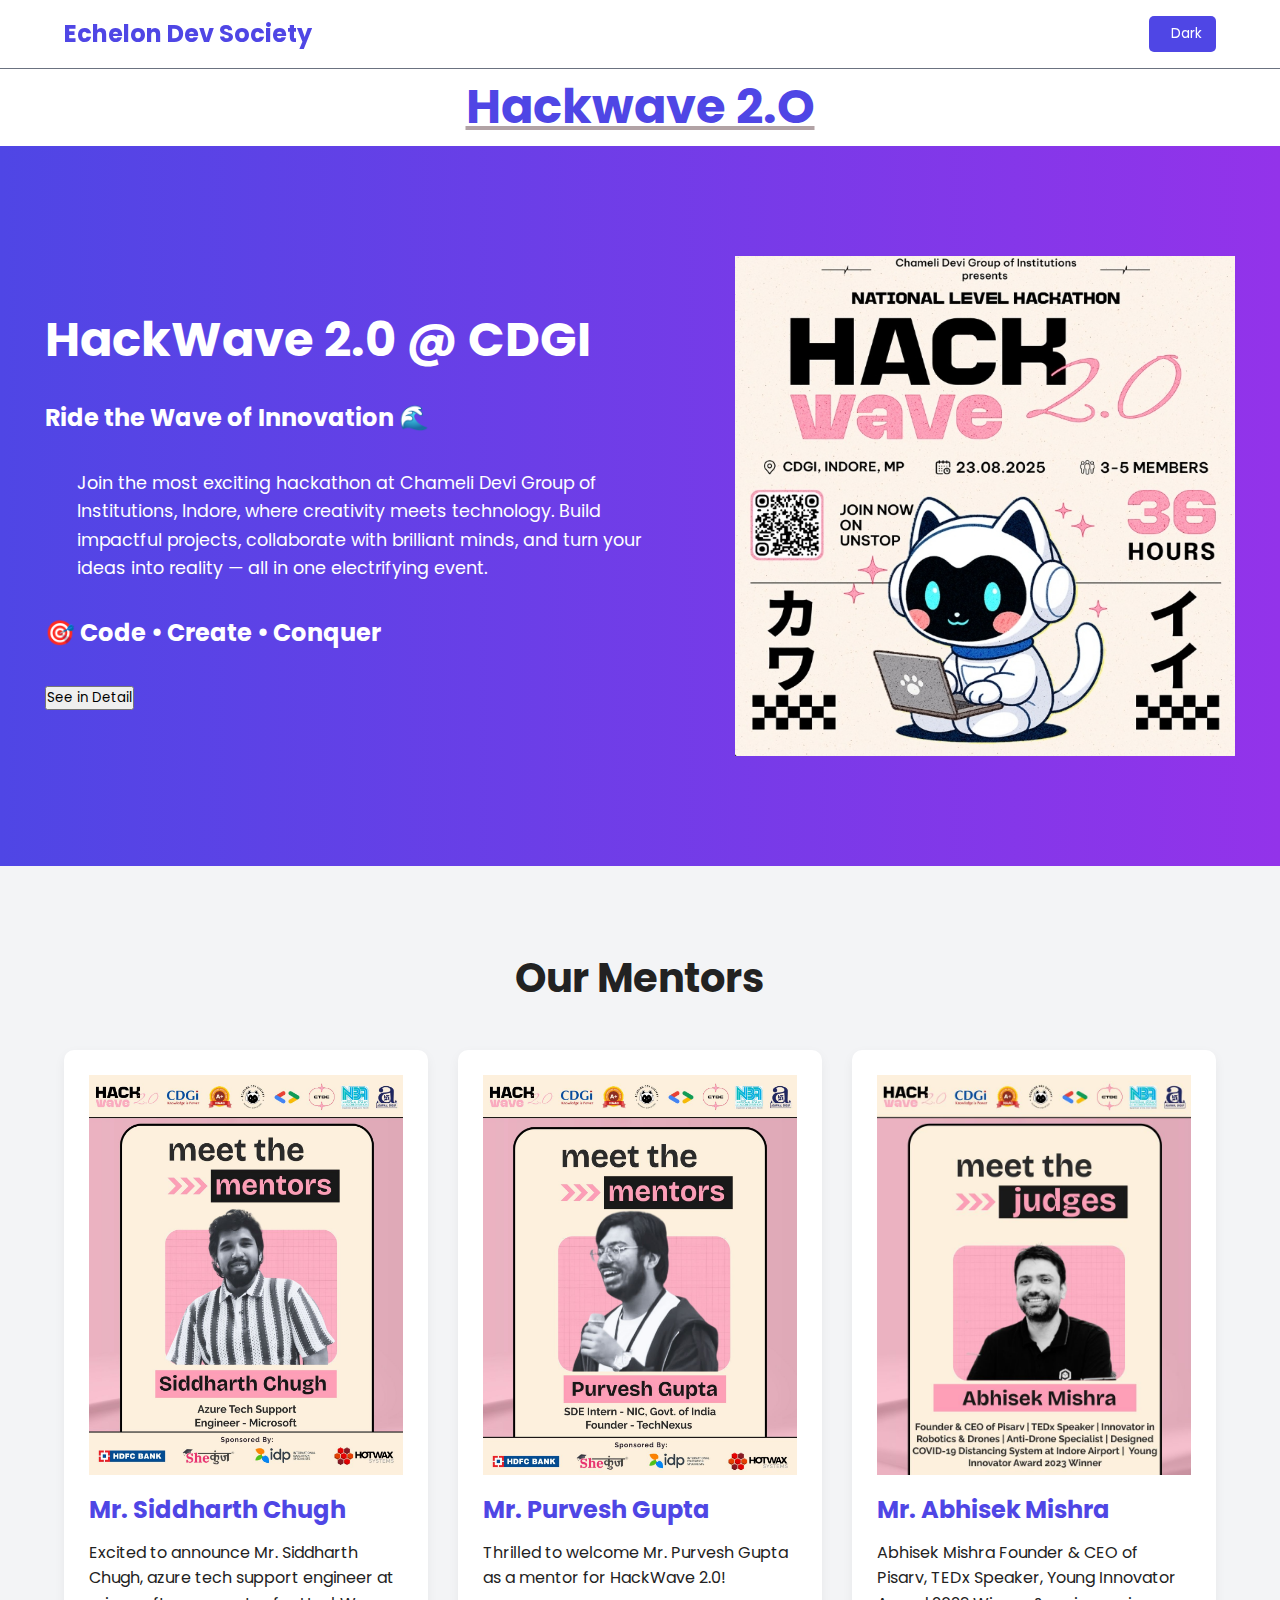
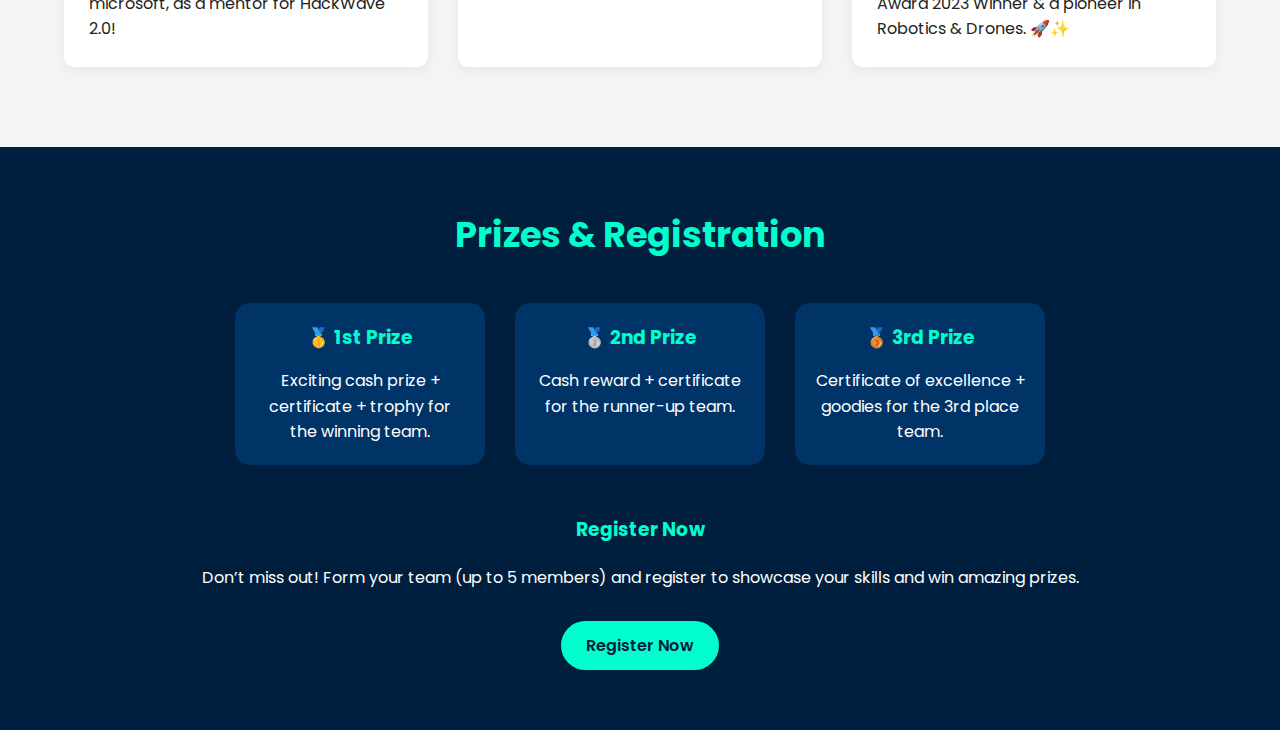
<file: my.html>
<!DOCTYPE html>
<html lang="en">
  <head>
    <meta charset="UTF-8" />
    <meta name="viewport" content="width=device-width, initial-scale=1.0" />
    <title>Hackwave</title>
    <link rel="stylesheet" href="Css/style.css" />
    <link rel="stylesheet" href="Css/hackwave.css" />
    <link
      href="https://cdn.jsdelivr.net/npm/bootstrap@5.3.8/dist/css/bootstrap.min.css"
      rel="stylesheet"
      integrity="sha384-sRIl4kxILFvY47J16cr9ZwB07vP4J8+LH7qKQnuqkuIAvNWLzeN8tE5YBujZqJLB"
      crossorigin="anonymous"
    />
    <link rel="preconnect" href="https://fonts.googleapis.com" />
    <link rel="preconnect" href="https://fonts.gstatic.com" crossorigin />
    <link
      href="https://fonts.googleapis.com/css2?family=Poppins:wght@400;600;700&display=swap"
      rel="stylesheet"
    />
    <link
      rel="stylesheet"
      href="https://cdnjs.cloudflare.com/ajax/libs/font-awesome/6.5.1/css/all.min.css"
      integrity="sha512-DTOQO9RWCH3ppGqcWaEA1BIZOC6xxalwEsw9c2QQeAIftl+Vegovlnee1c9QX4TctnWMn13TZye+giMm8e2LwA=="
      crossorigin="anonymous"
      referrerpolicy="no-referrer"
    />
  </head>
  <body>
     <header>
      <div class="logo">Echelon Dev Society</div>
     
      <div class="header-controls">
        <button class="toggle-btn" id="themeToggle">
          <i class="fa-solid fa-moon"></i>
          <span> Dark</span>
        </button>
        <button class="hamburger" id="menuToggle">
          <i class="fa-solid fa-bars"></i>
        </button>
      </div>
    </header>
    <div class="headings">
      <center><h1 id="heading">Hackwave 2.O</h1></center>
    </div>

    <div class="hero">
      <div class="content">
        <h1>HackWave 2.0 @ CDGI</h1>
        <h2>Ride the Wave of Innovation 🌊</h2>
        <p>
          Join the most exciting hackathon at Chameli Devi Group of
          Institutions, Indore, where creativity meets technology. Build
          impactful projects, collaborate with brilliant minds, and turn your
          ideas into reality — all in one electrifying event.
        </p>
        <h2>🎯 Code • Create • Conquer</h2>
        <a href="#">
          <button type="button" class="btn btn-success">See in Detail</button>
        </a>
      </div>
      <img src="assets/hackwave.png" alt="" />
    </div>
    <section class="events" id="events">
      <h2 class="texts">Our Mentors</h2>
      <div class="event-grid">
        <div class="event-card">
          <img src="assets/mentor1.png" alt="" />
          <h3>Mr. Siddharth Chugh</h3>
          <p>
            Excited to announce Mr. Siddharth Chugh, azure tech support engineer
            at microsoft, as a mentor for HackWave 2.0!
          </p>
        </div>
          <div class="event-card">
          <img src="assets/mentor2.png" alt="" />
          <h3>Mr. Purvesh Gupta</h3>
          <p>
          Thrilled to welcome Mr. Purvesh Gupta as a mentor for HackWave 2.0! 
          </p>
        </div>
             <div class="event-card">
          <img src="assets/mentor3.png" alt="" />
          <h3>Mr.  Abhisek Mishra</h3>
          <p>
          Abhisek Mishra  Founder & CEO of Pisarv, TEDx Speaker, Young Innovator Award 2023 Winner & a pioneer in Robotics & Drones. 🚀✨
          </p>
        </div>
           
      </div>
    </section>
<section class="prizes-registration" style="background:#001f3f; color:white; padding:60px 20px; text-align:center;">
  <h2 style="color:#00ffcc; font-size:2.2rem; margin-bottom:40px;">Prizes & Registration</h2>

  <!-- Prizes -->
  <div class="prizes" style="display:flex; flex-wrap:wrap; justify-content:center; gap:30px; margin-bottom:50px;">
    <div style="background:#003366; padding:20px; border-radius:15px; width:250px;">
      <h3 style="color:#00ffcc; margin-bottom:15px;">🥇 1st Prize</h3>
      <p>Exciting cash prize + certificate + trophy for the winning team.</p>
    </div>
    <div style="background:#003366; padding:20px; border-radius:15px; width:250px;">
      <h3 style="color:#00ffcc; margin-bottom:15px;">🥈 2nd Prize</h3>
      <p>Cash reward + certificate for the runner-up team.</p>
    </div>
    <div style="background:#003366; padding:20px; border-radius:15px; width:250px;">
      <h3 style="color:#00ffcc; margin-bottom:15px;">🥉 3rd Prize</h3>
      <p>Certificate of excellence + goodies for the 3rd place team.</p>
    </div>
  </div>

  <!-- Registration -->
  <div class="registration">
    <h3 style="color:#00ffcc; margin-bottom:20px;">Register Now</h3>
    <p style="margin-bottom:30px;">Don’t miss out! Form your team (up to 5 members) and register to showcase your skills and win amazing prizes.</p>
    <a href="registration.html">
      <button style="background-color:#00ffcc; color:#001f3f; border:none; padding:12px 25px; border-radius:25px; font-size:1rem; font-weight:600; cursor:pointer; transition:0.3s;">
        Register Now
      </button>
    </a>
  </div>
</section>

    <script src="script.js"></script>
  </body>
</html>
</file>
<file: Css/style.css>
:root {
  --bg-color: #ffffff;
  --text-color: #222222;
  --primary-color: #4f46e5;
  --secondary-color: #6b7280;
  --card-bg: #f3f4f6;
  --header-bg: rgba(255, 255, 255, 0.9);
}

[data-theme="dark"] {
  --bg-color: #1e1e1e;
  --text-color: #e5e7eb;
  --primary-color: #6366f1;
  --secondary-color: #9ca3af;
  --card-bg: #2d2d2d;
  --header-bg: rgba(30, 30, 30, 0.85);
}

html {
  scroll-behavior: smooth;
}

* {
  margin: 0;
  padding: 0;
  box-sizing: border-box;

  font-family: "Poppins", "Segoe UI", Tahoma, sans-serif;
}

body {
  background: var(--bg-color);
  color: var(--text-color);
  line-height: 1.6;

  transition: background 0.3s ease, color 0.3s ease;
}

a {
  text-decoration: none;
  color: var(--primary-color);

  transition: color 0.3s ease;
}

a:hover {
  color: var(--text-color);
}

img {
  max-width: 100%;
  display: block;
}

header {
  background: var(--header-bg);
  backdrop-filter: blur(10px);
  -webkit-backdrop-filter: blur(10px);
  padding: 15px 5%;
  display: flex;
  justify-content: space-between;
  align-items: center;
  border-bottom: 1px solid var(--secondary-color);
  position: sticky;
  top: 0;
  z-index: 100;
  transition: background 0.3s ease;
}

.logo {
  font-size: 1.5rem;
  font-weight: bold;
  color: var(--primary-color);
  display: flex;
}
.logo img {
  height: 3rem;
  background-color: #4f46e5;
}

nav ul {
  display: flex;
  list-style: none;
  gap: 30px;
}

nav ul li {
  margin-top: 0;
  font-size: 1.1rem;
}

nav ul li a {
  padding-bottom: 5px;
  color: var(--text-color);
  border-bottom: 2px solid transparent;
  transition: border-color 0.3s ease, color 0.3s ease;
}

nav ul li a:hover {
  color: var(--text-color);
  border-bottom-color: var(--primary-color);
}

.header-controls {
  display: flex;
  align-items: center;
  gap: 15px;
}

.toggle-btn {
  background: var(--primary-color);
  color: #fff;
  border: none;
  padding: 8px 14px;
  border-radius: 5px;
  cursor: pointer;

  transition: background-color 0.3s ease, transform 0.2s ease;
  display: flex;
  align-items: center;
  gap: 8px;
}

.toggle-btn:hover {
  background-color: var(--text-color);
  transform: scale(1.05);
}

.hamburger {
  display: none;
  background: none;
  border: none;
  color: var(--text-color);
  font-size: 1.5rem;
  cursor: pointer;
}

.hero {
  padding: 60px 20px;
  background: linear-gradient(to right, var(--primary-color), #9333ea);
  color: white;
  display: flex;
  align-items: center;
  justify-content: space-evenly;
  min-height: 80vh;
}
.mai {
  text-align: center;
  background: linear-gradient(to right, var(--primary-color), #9333ea);
}
.mai h1 {
  color: #ffffff;
  padding: 1rem;
}

.hero h1 {
  font-size: 3rem;
  margin-bottom: 20px;
  font-weight: 700;
}

.hero p {
  font-size: 1.1rem;
  max-width: 600px;
  margin: auto;
}

.about {
  padding: 80px 5%;
  text-align: center;
}

.about h2 {
  font-size: 2.5rem;
  margin-bottom: 20px;
  font-weight: 700;
}

.about p {
  max-width: 700px;
  margin: auto;
  font-size: 1.1rem;
}

.events {
  padding: 80px 5%;
  text-align: center;
  background-color: var(--card-bg);
  transition: background-color 0.3s ease;
}

.events h2 {
  font-size: 2.5rem;
  margin-bottom: 40px;
  font-weight: 700;
}

.event-grid {
  display: grid;
  grid-template-columns: repeat(auto-fit, minmax(320px, 1fr));
  gap: 30px;
}

.event-card {
  background: var(--bg-color);
  padding: 25px;
  border-radius: 10px;
  text-align: left;
  box-shadow: 0 4px 12px rgba(0, 0, 0, 0.05);
  transition: transform 0.3s ease, box-shadow 0.3s ease;
}

.event-card:hover {
  transform: translateY(-8px);
  box-shadow: 0 8px 20px rgba(0, 0, 0, 0.1);
}

.event-card h3 {
  margin-bottom: 10px;
  color: var(--primary-color);
  font-size: 1.5rem;
}

.teaminfo {
  padding: 80px 5%;
  text-align: center;
}

.teaminfo h2 {
  font-size: 2.5rem;
  margin-bottom: 40px;
  font-weight: 700;
}
.event-card img {
  height: 400px;
  width: 100%;
  margin-bottom: 1rem;
}
.team-grid {
  display: grid;
  grid-template-columns: repeat(auto-fit, minmax(220px, 1fr));
  gap: 30px;
}

.member-card {
  background: var(--card-bg);
  padding: 20px;
  border-radius: 10px;
  text-align: center;
  display: flex;
  align-items: center;
  justify-content: center;
  flex-direction: column;
  transition: transform 0.3s ease, box-shadow 0.3s ease; 
}
.member-card:hover {
  transform: translateY(-5px);
  box-shadow: 0 6px 15px rgba(0, 0, 0, 0.08);
}

.member-card img {
  border-radius: 50%;
  width: 120px;
  height: 120px;
  object-fit: cover;
  margin-bottom: 15px;
  border: 4px solid var(--primary-color);
}

.member-card h4 {
  margin-bottom: 5px;
  font-size: 1.25rem;
}

.member-card p {
  color: var(--secondary-color);
  font-size: 0.9rem;
}

footer {
  background: var(--bg-color);
  text-align: center;
  padding: 40px 20px;
  border-top: 1px solid var(--secondary-color);
  transition: background-color 0.3s ease;
}

.social-links a {
  margin: 0 15px;
  font-weight: 600;
  font-size: 1.1rem;
  transition: color 0.3s ease;
}

.social-links a:hover {
  color: var(--text-color);
}

.mains {
  display: flex;
  flex-direction: column;
  align-items: center;
  justify-content: center;
  gap: 1.5rem;
}
.main {
  display: flex;
  flex-direction: column;
  gap: 1rem;
}
.mains h2 {
  margin-bottom: 1rem;
}
.mains button {
  width: 9rem;
  height: 3rem;
  transition: transform 0.3s ease, box-shadow 0.3s ease;
}

.mains button:hover {
  transform: scale(1.05);
  box-shadow: 0 4px 15px rgba(0, 0, 0, 0.2);
}

.fade-in {
  opacity: 0;
  transform: translateY(20px);
  transition: opacity 0.6s ease-out, transform 0.6s ease-out;
}

.fade-in.is-visible {
  opacity: 1;
  transform: translateY(0);
}
.social-links a i {
  font-size: 2.4rem;
}
* {
  box-sizing: border-box;
}

.slideshow-container {
  max-width: 1000px;
  position: relative;
  margin: auto;
}

.mySlides {
  display: none;
  margin-left: 6rem;
  height: 700px;
  width: 700px;
}

.prev,
.next {
  cursor: pointer;
  position: absolute;
  top: 50%;
  width: auto;
  margin-top: -22px;
  padding: 16px;
  color: var(--text-color);
  font-weight: bold;
  font-size: 18px;
  transition: 0.6s ease;
  border-radius: 0 3px 3px 0;
  user-select: none;
}


.next {
  right: 80px;
  border-radius: 3px 0 0 3px;
}


.prev:hover,
.next:hover {
  background-color: rgba(0, 0, 0, 0.8);
}


.text {
  color: #f2f2f2;
  font-size: 15px;
  padding: 8px 12px;
  position: absolute;
  bottom: 8px;
  width: 100%;
  text-align: center;
}

.numbertext {
  color: #f2f2f2;
  font-size: 12px;
  padding: 8px 12px;
  position: absolute;
  top: 0;
}
.mySlides img {
  width: 100%;
  padding: 4rem;
  padding-left: 9rem;
  height: 100%;
}

.dot {
  cursor: pointer;
  height: 15px;
  width: 15px;
  margin: 0 2px;
  background-color: #bbb;
  border-radius: 50%;
  display: inline-block;
  transition: background-color 0.6s ease;
}

.active,
.dot:hover {
  background-color: #717171;
}


.fade {
  animation-name: fade;
  animation-duration: 1.5s;
}

@keyframes fade {
  from {
    opacity: 0.4;
  }
  to {
    opacity: 1;
  }
}
/* 🌟 Chatbot Styles */
.chatbot-icon {
  position: fixed;
  bottom: 25px;
  right: 25px;
  background: #007bff;
  color: white;
  font-size: 28px;
  border-radius: 50%;
  width: 55px;
  height: 55px;
  display: flex;
  justify-content: center;
  align-items: center;
  cursor: pointer;
  box-shadow: 0 4px 15px rgba(0, 0, 0, 0.2);
  transition: transform 0.3s ease;
  z-index: 999;
}

.chatbot-icon:hover {
  transform: scale(1.1);
}


.chatbot-container {
  position: fixed;
  bottom: 90px;
  right: 25px;
  width: 320px;
  background: #ffffff;
  border-radius: 15px;
  box-shadow: 0 5px 25px rgba(0, 0, 0, 0.2);
  display: none;
  flex-direction: column;
  overflow: hidden;
  z-index: 999;
}

.chatbot-header {
  background: #007bff;
  color: white;
  padding: 10px 15px;
  display: flex;
  justify-content: space-between;
  align-items: center;
}

.chatbot-header h4 {
  margin: 0;
  font-size: 16px;
}

.close-chat {
  background: none;
  border: none;
  color: white;
  font-size: 20px;
  cursor: pointer;
}

.chatbot-messages {
  height: 260px;
  overflow-y: auto;
  padding: 15px;
  background: #f7f7f7;
}

.bot-message,
.user-message {
  padding: 10px;
  margin-bottom: 10px;
  border-radius: 12px;
  max-width: 80%;
  font-size: 0.9rem;
  line-height: 1.3;
}

.bot-message {
  background: #e9f5ff;
  color: #333;
  align-self: flex-start;
}

.user-message {
  background: #007bff;
  color: white;
  align-self: flex-end;
}

.chatbot-input {
  display: flex;
  border-top: 1px solid #ddd;
}

.chatbot-input input {
  flex: 1;
  border: none;
  padding: 10px;
  font-size: 14px;
  outline: none;
}

.chatbot-input button {
  background: #007bff;
  border: none;
  color: white;
  padding: 10px 15px;
  cursor: pointer;
  font-weight: 600;
}

@media (max-width: 768px) {
  .hero {
    flex-direction: column; 
    gap: 30px;
    text-align: center;
  }

  .hero h1 {
    font-size: 2.2rem;
  }

  nav ul {
    position: absolute;
    top: 75px;
    left: 0;
    width: 100%;
    background: var(--header-bg);
    backdrop-filter: blur(10px);
    -webkit-backdrop-filter: blur(10px);
    flex-direction: column;
    align-items: center;
    gap: 0;
    max-height: 0;
    overflow: hidden;
    transition: max-height 0.5s ease-in-out;
  }

  nav ul.active {
    max-height: 500px;
    border-bottom: 1px solid var(--secondary-color);
  }

  nav ul li {
    width: 100%;
    text-align: center;
  }

  nav ul li a {
    display: block;
    padding: 20px;
    border-bottom: 1px solid var(--secondary-color);
  }
  nav ul li a:hover {
    background: var(--card-bg);
  }

  .hamburger {
    display: block;
  }
  .slideshow-container{
    width: 90%;
  }
  .mySlides{
    width: 100%;
    margin: 0px;

  }
  .mySlides img{
    padding: 5px;
    width: 100%;
    margin-left: 0px;
    height: 650px;
  }
  .next,.prev{
    display: none;
  }
}
</file>
<file: Css/hackwave.css>
:root {
  --bg-color: #ffffff;
  --text-color: #222222;
  --primary-color: #4f46e5;
  --secondary-color: #6b7280;
  --card-bg: #f3f4f6;
  --header-bg: rgba(255, 255, 255, 0.9);

}

[data-theme="dark"] {
  --bg-color: #1e1e1e;
  --text-color: #e5e7eb;
  --primary-color: #6366f1;
  --secondary-color: #9ca3af;
  --card-bg: #2d2d2d;
  --header-bg: rgba(30, 30, 30, 0.85);
}

.headings h1{
    text-align: center;
    color: var(--primary-color);
    font-size: 3rem;
    text-decoration: underline rgb(177, 162, 165);
   
}
.hero img{
    height: 500px;
    width: 500px;
}
.hero .content p{
    margin: 2rem;
}
.hero .content h2{
    margin-bottom: 2rem;
}
.texts{
    color: var(--text-color);
}
.event-card p{
    color: var(--text-color);
}
</file>
